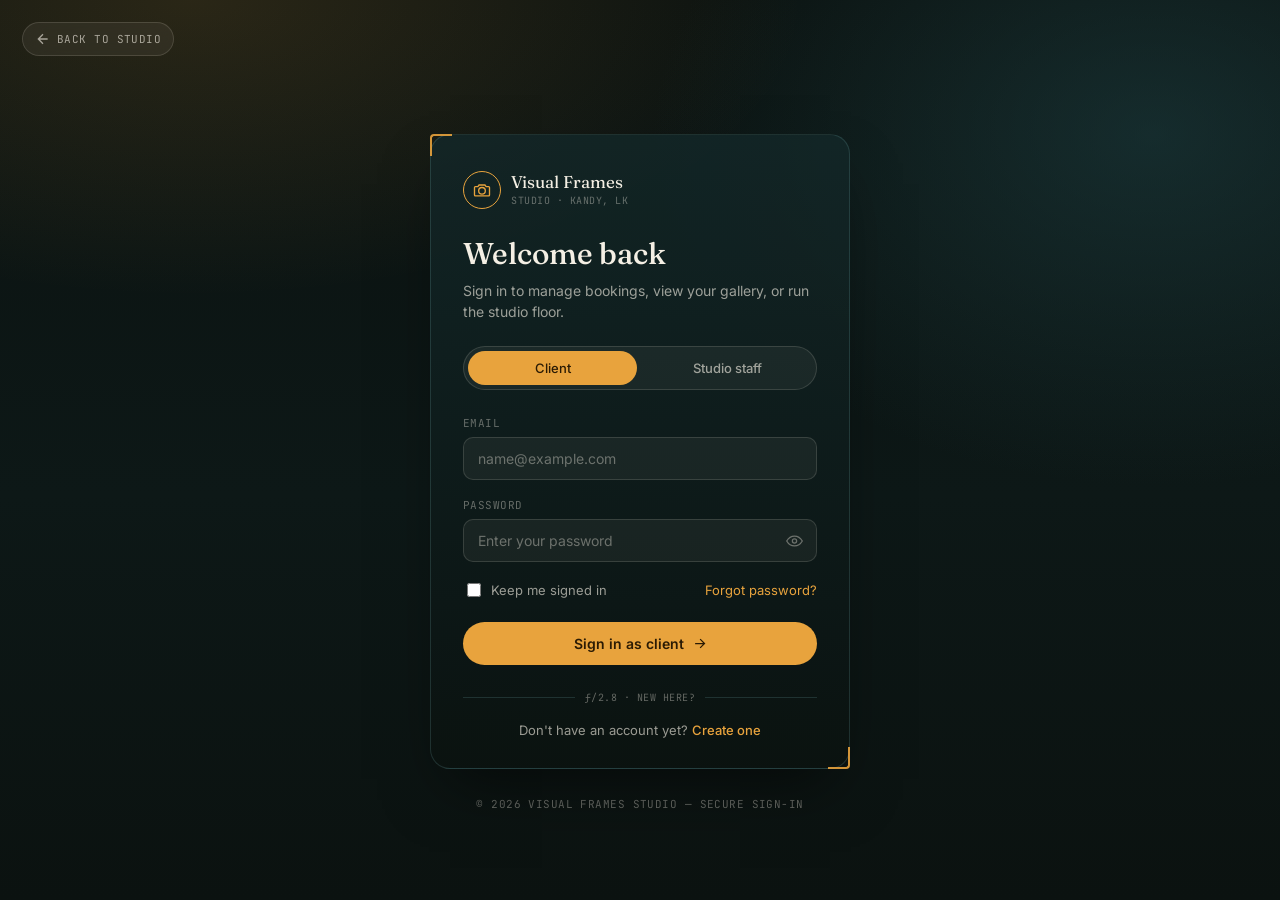
<file: visual-frames-studio/src/main/resources/static/html/CSS/HTML/login.html>
<!DOCTYPE html>
<html lang="en">
<head>
    <meta charset="UTF-8" />
    <meta name="viewport" content="width=device-width, initial-scale=1.0" />
    <title>Sign in — Visual Frames Studio</title>
<!--    <link rel="stylesheet" href="src/main/resources/static/html/CSS/CSS/Login.css" />-->
    <link rel="stylesheet" href="../CSS/Login.css" />
</head>
<body>

<a href="../static/index.html" class="back-link" id="backLink">
    <svg width="16" height="16" viewBox="0 0 24 24" fill="none" stroke="currentColor" stroke-width="2">
        <path d="M19 12H5M12 19l-7-7 7-7"/>
    </svg>
    Back to studio
</a>

<main class="stage">
    <div class="login-card">

        <div class="brand">
        <span class="brand-mark" aria-hidden="true">
          <svg width="20" height="20" viewBox="0 0 24 24" fill="none" stroke="#E8A33D" stroke-width="1.6">
            <circle cx="12" cy="13" r="4"/>
            <path d="M4 8h3l1.5-2h7L17 8h3a1 1 0 0 1 1 1v9a1 1 0 0 1-1 1H4a1 1 0 0 1-1-1V9a1 1 0 0 1 1-1z"/>
          </svg>
        </span>
            <div class="brand-text">
                <div class="brand-title">Visual Frames</div>
                <div class="brand-sub">STUDIO · KANDY, LK</div>
            </div>
        </div>

        <h1 class="login-heading">Welcome back</h1>
        <p class="login-copy">Sign in to manage bookings, view your gallery, or run the studio floor.</p>

        <div class="role-toggle" role="tablist" aria-label="Choose account type">
            <button type="button" class="role-btn is-active" id="roleClient" role="tab" aria-selected="true">
                Client
            </button>
            <button type="button" class="role-btn" id="roleAdmin" role="tab" aria-selected="false">
                Studio staff
            </button>
        </div>

        <form id="loginForm" novalidate>
            <div class="field">
                <label for="email" class="field-label">EMAIL</label>
                <input type="email" id="email" name="email" class="field-input" placeholder="name@example.com" autocomplete="email" />
                <p class="field-error" id="emailError"></p>
            </div>

            <div class="field">
                <label for="password" class="field-label">PASSWORD</label>
                <div class="password-wrap">
                    <input type="password" id="password" name="password" class="field-input" placeholder="Enter your password" autocomplete="current-password" />
                    <button type="button" class="toggle-visibility" id="togglePw" aria-label="Show password">
                        <svg width="17" height="17" viewBox="0 0 24 24" fill="none" stroke="currentColor" stroke-width="1.8">
                            <path d="M1 12s4-7 11-7 11 7 11 7-4 7-11 7-11-7-11-7z"/>
                            <circle cx="12" cy="12" r="3"/>
                        </svg>
                    </button>
                </div>
                <p class="field-error" id="passwordError"></p>
            </div>

            <div class="row-between">
                <label class="remember">
                    <input type="checkbox" id="remember" />
                    <span>Keep me signed in</span>
                </label>
                <a href="#" class="forgot-link">Forgot password?</a>
            </div>

            <button type="submit" class="submit-btn" id="submitBtn">
                <span id="submitLabel">Sign in as client</span>
                <svg width="15" height="15" viewBox="0 0 24 24" fill="none" stroke="currentColor" stroke-width="2">
                    <path d="M5 12h14M13 5l7 7-7 7"/>
                </svg>
            </button>

            <div class="status-msg" id="statusMsg" aria-live="polite"></div>
        </form>

        <div class="divider"><span>ƒ/2.8 · NEW HERE?</span></div>

        <p class="signup-line">
            Don't have an account yet?
            <a href="#" id="signupLink">Create one</a>
        </p>
    </div>

    <p class="footer-meta">© 2026 VISUAL FRAMES STUDIO — SECURE SIGN-IN</p>
</main>

<!--<script src="src/main/resources/static/html/CSS/JS/Login.js"></script>-->
<script src="../JS/Login.js"></script>
</body>
</html>
</file>
<file: visual-frames-studio/src/main/resources/static/html/CSS/CSS/Login.css>
@import url('https://fonts.googleapis.com/css2?family=Fraunces:opsz,wght@9..144,400;9..144,500;9..144,600&family=Inter:wght@400;500;600&family=JetBrains+Mono:wght@400;500&display=swap');

:root{
    --void:#0B1210;
    --panel:#132728;
    --teal:#1F4448;
    --teal-line: rgba(120,190,190,0.18);
    --paper:#F4EFE4;
    --paper-dim: rgba(244,239,228,0.62);
    --paper-faint: rgba(244,239,228,0.38);
    --flare:#E8A33D;
    --flare-dim: rgba(232,163,61,0.16);
    --rust:#C1502E;
    --rust-dim: rgba(193,80,46,0.16);
    --moss:#7FA37A;
    --glass: rgba(244,239,228,0.06);
    --glass-line: rgba(244,239,228,0.14);
}

*{ box-sizing:border-box; }

body{
    margin:0;
    min-height:100vh;
    font-family:'Inter', ui-sans-serif, system-ui, sans-serif;
    color:var(--paper);
    background:
            radial-gradient(ellipse 80% 55% at 15% 0%, rgba(232,163,61,0.14), transparent 60%),
            radial-gradient(ellipse 65% 65% at 90% 15%, rgba(31,68,72,0.5), transparent 60%),
            linear-gradient(180deg, #0B1210 0%, #0D1817 55%, #0B1210 100%);
}

.back-link{
    position:fixed;
    top:22px;
    left:22px;
    display:flex;
    align-items:center;
    gap:6px;
    font-family:'JetBrains Mono', ui-monospace, monospace;
    font-size:11px;
    letter-spacing:0.04em;
    text-transform:uppercase;
    color:var(--paper-dim);
    text-decoration:none;
    padding:8px 12px;
    border:1px solid var(--glass-line);
    border-radius:999px;
    background:var(--glass);
    backdrop-filter:blur(10px);
    transition:border-color .15s ease, color .15s ease;
}
.back-link:hover{ border-color:var(--flare); color:var(--flare); }

.stage{
    min-height:100vh;
    display:flex;
    flex-direction:column;
    align-items:center;
    justify-content:center;
    padding:96px 20px 40px;
}

.login-card{
    width:100%;
    max-width:420px;
    background:linear-gradient(180deg, rgba(19,39,40,0.85), rgba(11,18,16,0.85));
    border:1px solid var(--teal-line);
    border-radius:20px;
    padding:36px 32px 30px;
    position:relative;
    box-shadow:0 30px 60px -20px rgba(0,0,0,0.55);
}

.login-card::before, .login-card::after{
    content:'';
    position:absolute;
    width:20px;
    height:20px;
    opacity:0.9;
}
.login-card::before{ top:-1px; left:-1px; border-top:2px solid var(--flare); border-left:2px solid var(--flare); border-radius:4px 0 0 0; }
.login-card::after{ bottom:-1px; right:-1px; border-bottom:2px solid var(--flare); border-right:2px solid var(--flare); border-radius:0 0 4px 0; }

.brand{
    display:flex;
    align-items:center;
    gap:10px;
    margin-bottom:26px;
}
.brand-mark{
    width:38px;
    height:38px;
    border-radius:50%;
    border:1px solid var(--flare);
    display:flex;
    align-items:center;
    justify-content:center;
    flex-shrink:0;
}
.brand-title{
    font-family:'Fraunces', Georgia, serif;
    font-size:17px;
    line-height:1;
}
.brand-sub{
    font-family:'JetBrains Mono', ui-monospace, monospace;
    font-size:10px;
    letter-spacing:0.05em;
    color:var(--paper-faint);
    margin-top:4px;
}

.login-heading{
    font-family:'Fraunces', Georgia, serif;
    font-size:30px;
    font-weight:500;
    margin:0 0 8px;
}
.login-copy{
    font-size:14px;
    color:var(--paper-dim);
    margin:0 0 24px;
    line-height:1.5;
}

.role-toggle{
    display:flex;
    gap:6px;
    background:rgba(244,239,228,0.05);
    border:1px solid var(--glass-line);
    border-radius:999px;
    padding:4px;
    margin-bottom:26px;
}
.role-btn{
    flex:1;
    border:none;
    background:transparent;
    color:var(--paper-dim);
    font-family:'Inter', sans-serif;
    font-size:13px;
    font-weight:500;
    padding:9px 12px;
    border-radius:999px;
    cursor:pointer;
    transition:background .15s ease, color .15s ease;
}
.role-btn.is-active{
    background:var(--flare);
    color:#2B1B04;
}

.field{ margin-bottom:18px; }
.field-label{
    display:block;
    font-family:'JetBrains Mono', ui-monospace, monospace;
    font-size:11px;
    letter-spacing:0.04em;
    color:var(--paper-faint);
    margin-bottom:7px;
}
.field-input{
    width:100%;
    background:rgba(244,239,228,0.05);
    border:1px solid var(--glass-line);
    color:var(--paper);
    border-radius:10px;
    padding:12px 14px;
    font-size:14px;
    font-family:'Inter', sans-serif;
    transition:border-color .15s ease;
}
.field-input::placeholder{ color:var(--paper-faint); }
.field-input:focus{ outline:none; border-color:var(--flare); }
.field-input.has-error{ border-color:var(--rust); }

.password-wrap{ position:relative; }
.password-wrap .field-input{ padding-right:42px; }
.toggle-visibility{
    position:absolute;
    right:10px;
    top:50%;
    transform:translateY(-50%);
    background:none;
    border:none;
    color:var(--paper-faint);
    cursor:pointer;
    display:flex;
    padding:4px;
}
.toggle-visibility:hover{ color:var(--flare); }

.field-error{
    font-size:12px;
    color:var(--rust);
    margin:6px 2px 0;
    min-height:0;
}

.row-between{
    display:flex;
    align-items:center;
    justify-content:space-between;
    margin:4px 0 22px;
    flex-wrap:wrap;
    gap:10px;
}
.remember{
    display:flex;
    align-items:center;
    gap:7px;
    font-size:13px;
    color:var(--paper-dim);
    cursor:pointer;
}
.remember input{ accent-color:var(--flare); width:14px; height:14px; }
.forgot-link{
    font-size:13px;
    color:var(--flare);
    text-decoration:none;
}
.forgot-link:hover{ text-decoration:underline; }

.submit-btn{
    width:100%;
    background:var(--flare);
    color:#2B1B04;
    border:none;
    border-radius:999px;
    padding:13px 18px;
    font-family:'Inter', sans-serif;
    font-size:14px;
    font-weight:600;
    display:flex;
    align-items:center;
    justify-content:center;
    gap:8px;
    cursor:pointer;
    transition:transform .15s ease, background .15s ease;
}
.submit-btn:hover{ background:#f0b354; transform:translateY(-1px); }
.submit-btn:active{ transform:translateY(0); }
.submit-btn:disabled{ opacity:0.6; cursor:not-allowed; transform:none; }

.status-msg{
    text-align:center;
    font-size:13px;
    margin-top:14px;
    min-height:0;
}
.status-msg.success{ color:var(--moss); }
.status-msg.error{ color:var(--rust); }

.divider{
    display:flex;
    align-items:center;
    gap:10px;
    margin:26px 0 18px;
    font-family:'JetBrains Mono', ui-monospace, monospace;
    font-size:10px;
    letter-spacing:0.05em;
    color:var(--paper-faint);
}
.divider::before, .divider::after{
    content:'';
    flex:1;
    height:1px;
    background:var(--teal-line);
}

.signup-line{
    text-align:center;
    font-size:13px;
    color:var(--paper-dim);
    margin:0;
}
.signup-line a{
    color:var(--flare);
    text-decoration:none;
    font-weight:500;
}
.signup-line a:hover{ text-decoration:underline; }

.footer-meta{
    font-family:'JetBrains Mono', ui-monospace, monospace;
    font-size:11px;
    letter-spacing:0.04em;
    color:var(--paper-faint);
    margin-top:28px;
    text-align:center;
}

@media (max-width: 460px){
    .login-card{ padding:28px 22px 24px; }
    .login-heading{ font-size:26px; }
}
</file>
